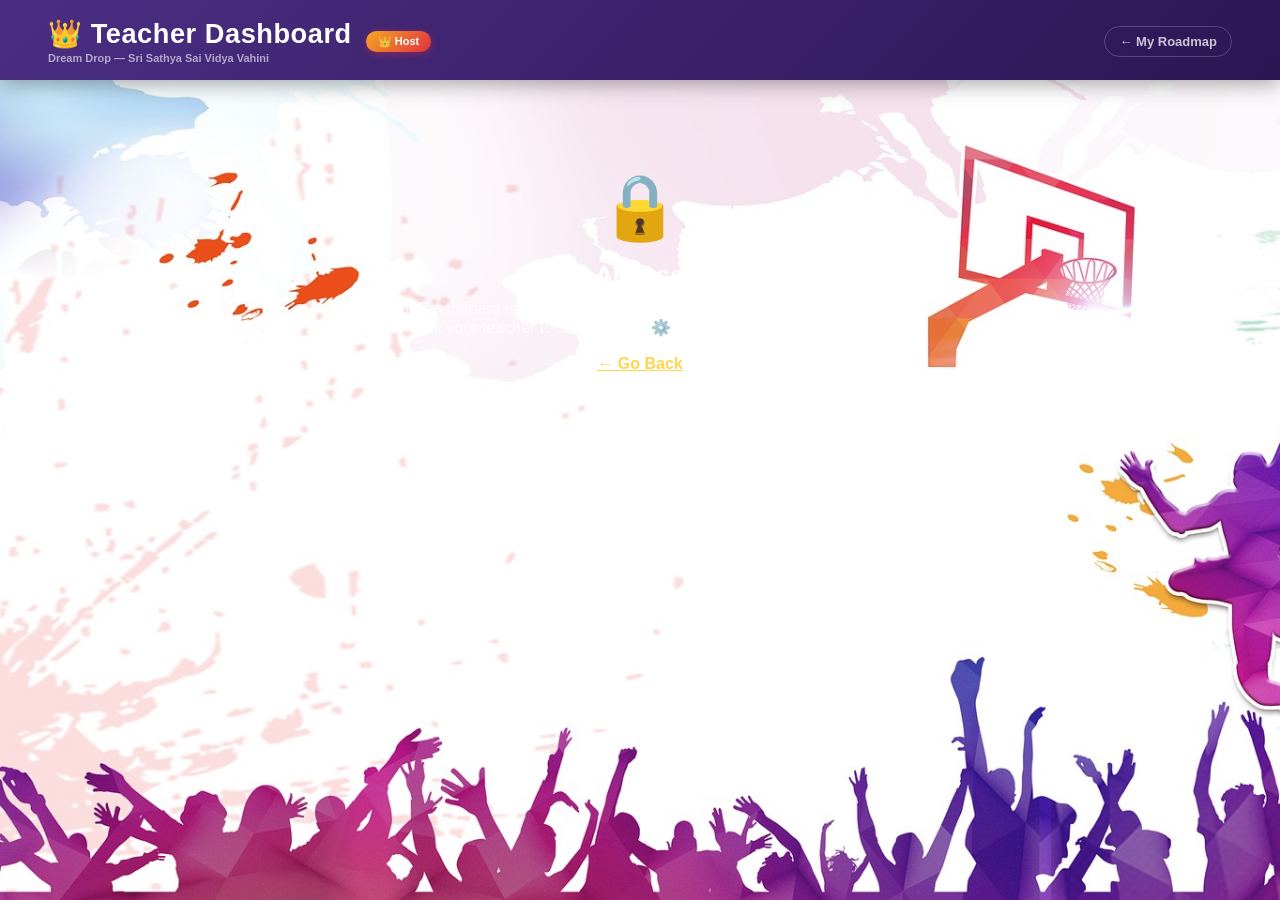
<file: host-dashboard.html>
<!DOCTYPE html>
<html lang="en">
<head>
  <meta charset="UTF-8">
  <meta name="viewport" content="width=device-width, initial-scale=1.0, maximum-scale=1.0, user-scalable=no">
  <title>Dream Drop — Teacher Dashboard</title>
  <style>
    *, *::before, *::after { box-sizing: border-box; margin: 0; padding: 0; }

    body {
      font-family: 'Segoe UI', Arial, sans-serif;
      background: url('Images/Common_Images/bg2.jpg') no-repeat center center / cover;
      background-color: #1a1a2e;
      min-height: 100vh;
      padding: 0 0 6vh;
      overflow-x: hidden;
    }

    /* ── Header ───────────────────────────────────────────── */
    .dash-header {
      background: linear-gradient(135deg, #4b2e83, #2c1654);
      padding: 18px clamp(16px,4vw,48px) 16px;
      display: flex;
      align-items: center;
      justify-content: space-between;
      gap: 12px;
      flex-wrap: wrap;
      box-shadow: 0 4px 20px rgba(0,0,0,0.35);
      position: sticky;
      top: 0;
      z-index: 100;
    }
    .dash-header .h-left { display: flex; align-items: center; gap: 14px; }
    .dash-title { font-size: clamp(1.1rem,3vw,1.7rem); font-weight: 900; color: #fff; letter-spacing: 0.02em; }
    .dash-sub   { font-size: 11px; color: rgba(255,255,255,0.6); font-weight: 600; margin-top: 2px; }
    .host-chip  {
      background: linear-gradient(135deg,#f5a623,#e03040);
      color: #fff; font-size: 11px; font-weight: 900;
      border-radius: 20px; padding: 4px 12px;
      display: flex; align-items: center; gap: 5px;
      box-shadow: 0 2px 8px rgba(229,48,64,0.4);
    }
    .back-link {
      color: rgba(255,255,255,0.75);
      text-decoration: none;
      font-size: 13px;
      font-weight: 700;
      display: flex; align-items: center; gap: 6px;
      padding: 7px 14px;
      border-radius: 20px;
      border: 1.5px solid rgba(255,255,255,0.2);
      transition: background 0.15s;
    }
    .back-link:hover { background: rgba(255,255,255,0.12); }

    /* ── Page body ────────────────────────────────────────── */
    .dash-body { max-width: 1100px; margin: 0 auto; padding: clamp(16px,3vw,32px) clamp(12px,3vw,32px); }

    /* ── Access denied ────────────────────────────────────── */
    #access-denied {
      display: none;
      text-align: center;
      padding: 10vh 2vw;
      color: #fff;
    }
    #access-denied .ad-icon { font-size: 4rem; margin-bottom: 16px; }
    #access-denied h2 { font-size: 1.6rem; margin-bottom: 10px; }
    #access-denied p  { font-size: 1rem; opacity: 0.7; }

    /* ── Class summary bar ────────────────────────────────── */
    .class-summary {
      display: grid;
      grid-template-columns: repeat(auto-fit, minmax(130px, 1fr));
      gap: 12px;
      margin-bottom: 28px;
    }
    .cs-card {
      background: rgba(255,255,255,0.93);
      border-radius: 16px;
      padding: 16px 12px;
      text-align: center;
      box-shadow: 0 4px 16px rgba(0,0,0,0.12);
    }
    .cs-icon  { font-size: 1.6rem; margin-bottom: 4px; }
    .cs-value { font-size: 1.4rem; font-weight: 900; color: #4b2e83; display: block; }
    .cs-label { font-size: 11px; color: #777; font-weight: 700; margin-top: 2px; text-transform: uppercase; letter-spacing: 0.05em; }

    /* ── Section heading ──────────────────────────────────── */
    .section-head {
      display: flex;
      align-items: center;
      justify-content: space-between;
      margin: 24px 0 14px;
      flex-wrap: wrap;
      gap: 10px;
    }
    .section-head h2 {
      font-size: clamp(1rem,2.5vw,1.3rem);
      font-weight: 900;
      color: #fff;
      text-shadow: 0 2px 8px rgba(0,0,0,0.4);
    }
    .section-head .sh-right { display: flex; gap: 8px; align-items: center; }

    /* Search + sort controls */
    #student-search {
      padding: 8px 14px;
      border-radius: 20px;
      border: 2px solid rgba(255,255,255,0.3);
      background: rgba(255,255,255,0.15);
      color: #fff;
      font-size: 13px;
      font-family: 'Segoe UI', Arial, sans-serif;
      outline: none;
      width: 180px;
      transition: border 0.15s, background 0.15s;
    }
    #student-search::placeholder { color: rgba(255,255,255,0.5); }
    #student-search:focus { border-color: rgba(255,255,255,0.7); background: rgba(255,255,255,0.22); }
    .sort-btn {
      padding: 7px 14px;
      border-radius: 20px;
      border: 1.5px solid rgba(255,255,255,0.3);
      background: rgba(255,255,255,0.12);
      color: rgba(255,255,255,0.85);
      font-size: 12px; font-weight: 700;
      cursor: pointer;
      transition: background 0.12s;
      font-family: 'Segoe UI', Arial, sans-serif;
    }
    .sort-btn.active, .sort-btn:hover { background: rgba(255,255,255,0.28); color: #fff; }

    /* ── Student grid ─────────────────────────────────────── */
    #student-grid {
      display: grid;
      grid-template-columns: repeat(auto-fill, minmax(300px, 1fr));
      gap: 18px;
    }

    /* ── Student card ─────────────────────────────────────── */
    .student-card {
      background: rgba(255,255,255,0.96);
      border-radius: 18px;
      overflow: hidden;
      box-shadow: 0 6px 24px rgba(0,0,0,0.15);
      transition: transform 0.18s, box-shadow 0.18s;
    }
    .student-card:hover { transform: translateY(-4px); box-shadow: 0 12px 32px rgba(0,0,0,0.22); }

    .sc-top {
      display: flex;
      align-items: center;
      gap: 14px;
      padding: 16px 18px 12px;
      border-bottom: 1px solid #f0f0f5;
    }
    .sc-photo {
      width: 54px; height: 54px;
      border-radius: 50%;
      object-fit: cover;
      border: 3px solid #4b2e83;
      flex-shrink: 0;
    }
    .sc-info { flex: 1; min-width: 0; }
    .sc-name {
      font-size: 1rem; font-weight: 900; color: #1a1a2e;
      white-space: nowrap; overflow: hidden; text-overflow: ellipsis;
    }
    .sc-jersey {
      display: inline-flex; align-items: center; gap: 5px;
      font-size: 11px; font-weight: 700; color: #666; margin-top: 3px;
    }
    .jersey-dot {
      width: 10px; height: 10px; border-radius: 50%;
      display: inline-block;
    }
    .sc-grade {
      font-size: 1.4rem; font-weight: 900;
      text-align: center;
      min-width: 38px;
    }

    /* Grade colours */
    .grade-s  { color: #7c4dff; }
    .grade-a  { color: #2ecc71; }
    .grade-b  { color: #1e88e5; }
    .grade-c  { color: #f5a623; }
    .grade-d  { color: #e03040; }
    .grade-nd { color: #aaa; }

    /* Progress bar inside card */
    .sc-progress-wrap {
      padding: 10px 18px 8px;
      border-bottom: 1px solid #f0f0f5;
    }
    .sc-progress-row {
      display: flex; justify-content: space-between;
      font-size: 11px; color: #888; font-weight: 700;
      margin-bottom: 5px;
    }
    .sc-prog-bar {
      height: 8px; background: #eee; border-radius: 6px; overflow: hidden;
    }
    .sc-prog-fill {
      height: 100%; border-radius: 6px;
      background: linear-gradient(90deg, #4b2e83, #7c4dff);
      transition: width 0.5s;
    }

    /* Stats row */
    .sc-stats {
      display: grid;
      grid-template-columns: repeat(3,1fr);
      gap: 0;
      border-bottom: 1px solid #f0f0f5;
    }
    .sc-stat {
      text-align: center;
      padding: 10px 6px;
      border-right: 1px solid #f5f5f8;
    }
    .sc-stat:last-child { border-right: none; }
    .sc-stat-val { font-size: 1rem; font-weight: 900; color: #1a1a2e; display: block; }
    .sc-stat-lbl { font-size: 10px; color: #999; font-weight: 700; margin-top: 2px; text-transform: uppercase; letter-spacing: 0.04em; }

    /* Badges preview */
    .sc-badges {
      padding: 8px 18px;
      display: flex;
      flex-wrap: wrap;
      gap: 4px;
      min-height: 34px;
      border-bottom: 1px solid #f0f0f5;
    }
    .sc-badge-icon { font-size: 1.2rem; }
    .sc-badge-none { font-size: 11px; color: #ccc; align-self: center; }

    /* Action buttons */
    .sc-actions {
      display: flex;
      gap: 8px;
      padding: 12px 18px;
    }
    .sc-btn {
      flex: 1;
      padding: 9px 10px;
      border-radius: 10px;
      border: none;
      font-size: 12px; font-weight: 800;
      cursor: pointer;
      font-family: 'Segoe UI', Arial, sans-serif;
      transition: opacity 0.12s, transform 0.1s;
      text-decoration: none;
      display: flex; align-items: center; justify-content: center;
      gap: 5px;
    }
    .sc-btn:hover  { opacity: 0.88; transform: scale(1.02); }
    .sc-btn:active { transform: scale(0.97); }
    .sc-btn.roadmap  { background: #4b2e83; color: #fff; }
    .sc-btn.analytics { background: #1e88e5; color: #fff; }
    .sc-btn.reset    { background: #fff0f0; color: #e03040; border: 1.5px solid #f5b5b5; }

    /* ── Analytics modal ──────────────────────────────────── */
    #analytics-modal {
      display: none;
      position: fixed;
      inset: 0;
      z-index: 9000;
      background: rgba(0,0,0,0.7);
      align-items: center;
      justify-content: center;
      padding: 20px;
    }
    #analytics-modal.open { display: flex; }
    .am-panel {
      background: #fff;
      border-radius: 20px;
      width: 100%;
      max-width: 620px;
      max-height: 85vh;
      overflow-y: auto;
      box-shadow: 0 20px 60px rgba(0,0,0,0.4);
    }
    .am-header {
      background: linear-gradient(135deg,#1e88e5,#1565c0);
      padding: 16px 20px;
      border-radius: 20px 20px 0 0;
      display: flex; align-items: center; justify-content: space-between;
      color: #fff;
      position: sticky; top: 0; z-index: 2;
    }
    .am-title { font-size: 1rem; font-weight: 900; }
    .am-close {
      background: rgba(255,255,255,0.18); border: none;
      border-radius: 50%; width: 30px; height: 30px;
      font-size: 16px; cursor: pointer; color: #fff;
      display: flex; align-items: center; justify-content: center;
    }
    .am-close:hover { background: rgba(255,255,255,0.3); }
    .am-body { padding: 20px; }

    .am-empty {
      text-align: center;
      padding: 40px 20px;
      color: #aaa;
    }
    .am-empty .am-empty-icon { font-size: 3rem; margin-bottom: 12px; }

    /* Analytics level list */
    .am-level-item {
      border: 1.5px solid #e8ecf5;
      border-radius: 12px;
      padding: 14px 16px;
      margin-bottom: 10px;
    }
    .am-level-head {
      display: flex; align-items: center; justify-content: space-between;
      margin-bottom: 10px;
    }
    .am-level-name { font-size: 14px; font-weight: 900; color: #1a1a2e; }
    .am-level-time { font-size: 11px; color: #aaa; }
    .am-level-stats {
      display: grid;
      grid-template-columns: repeat(3,1fr);
      gap: 8px;
    }
    .am-stat-box {
      background: #f5f7fc;
      border-radius: 8px;
      padding: 8px 6px;
      text-align: center;
    }
    .am-stat-val { font-size: 1rem; font-weight: 900; color: #4b2e83; display: block; }
    .am-stat-lbl { font-size: 10px; color: #999; font-weight: 700; text-transform: uppercase; }

    /* Path preview in analytics */
    .am-path-wrap {
      margin-top: 10px;
      background: #f5f7fc;
      border-radius: 8px;
      height: 80px;
      overflow: hidden;
      position: relative;
    }
    .am-path-canvas { width: 100%; height: 100%; }

    /* ── No students state ────────────────────────────────── */
    .no-students {
      text-align: center;
      padding: 6vh 2vw;
      color: rgba(255,255,255,0.7);
    }
    .no-students .ns-icon { font-size: 3rem; margin-bottom: 12px; }

    /* ── Responsive ───────────────────────────────────────── */
    @media (max-width: 500px) {
      #student-grid { grid-template-columns: 1fr; }
      .class-summary { grid-template-columns: repeat(3,1fr); }
    }
  </style>
</head>
<body>

  <!-- ── Header ── -->
  <div class="dash-header">
    <div class="h-left">
      <div>
        <div class="dash-title">👑 Teacher Dashboard</div>
        <div class="dash-sub">Dream Drop — Sri Sathya Sai Vidya Vahini</div>
      </div>
      <div class="host-chip" id="host-name-chip">👑 Host</div>
    </div>
    <a href="roadmap.html" class="back-link">← My Roadmap</a>
  </div>

  <!-- ── Access denied (non-host) ── -->
  <div id="access-denied">
    <div class="ad-icon">🔒</div>
    <h2>Host Access Only</h2>
    <p>This dashboard is only available to the assigned Host / Teacher player.<br>
       Ask your teacher to set a Host in ⚙️ Settings on the login page.</p>
    <br>
    <a href="roadmap.html" style="color:#ffd54f;font-weight:800;">← Go Back</a>
  </div>

  <!-- ── Main dashboard content ── -->
  <div class="dash-body" id="dash-content" style="display:none;">

    <!-- Class summary -->
    <div id="class-summary" class="class-summary"></div>

    <!-- Students section -->
    <div class="section-head">
      <h2>👥 All Students</h2>
      <div class="sh-right">
        <input id="student-search" type="text" placeholder="🔍 Search student…" oninput="filterStudents()">
        <button class="sort-btn active" id="sort-name"     onclick="sortStudents('name')">A–Z</button>
        <button class="sort-btn"       id="sort-progress"  onclick="sortStudents('progress')">Progress ↓</button>
        <button class="sort-btn"       id="sort-grade"     onclick="sortStudents('grade')">Grade</button>
      </div>
    </div>

    <div id="student-grid"></div>
    <div id="no-students" class="no-students" style="display:none;">
      <div class="ns-icon">👤</div>
      <p>No students yet. Add players on the login page.</p>
    </div>
  </div>

  <!-- ── Analytics modal ── -->
  <div id="analytics-modal">
    <div class="am-panel">
      <div class="am-header">
        <div class="am-title" id="am-title">Mouse Analytics</div>
        <button class="am-close" onclick="closeAnalytics()">✕</button>
      </div>
      <div class="am-body" id="am-body"></div>
    </div>
  </div>

  <script>
  // =============================================================
  // DREAM DROP — HOST DASHBOARD
  // =============================================================

  var BADGE_DEFS = {
    first_drop:  { icon:'🏀', name:'First Drop' },
    speed_demon: { icon:'⚡', name:'Speed Demon' },
    no_miss:     { icon:'🎯', name:'Perfect Shot' },
    hat_trick:   { icon:'🎩', name:'Hat Trick' },
    level_5:     { icon:'⭐', name:'Rising Star' },
    level_10:    { icon:'🌟', name:'All Star' },
    level_15:    { icon:'🏆', name:'Champion' },
    level_20:    { icon:'💎', name:'Diamond Player' },
    level_25:    { icon:'🚀', name:'Rocket' },
    level_30:    { icon:'👑', name:'Dream Drop King' },
    comeback:    { icon:'💪', name:'Comeback Kid' },
    hard_mode:   { icon:'🔥', name:'Fire Starter' },
    marathon:    { icon:'⏱️', name:'Marathon' },
  };

  var TOTAL_LEVELS = 33;

  // ── Access check ────────────────────────────────────────────
  var currentPid = localStorage.getItem('dreamdrop_current_player');
  var hostId     = localStorage.getItem('dreamdrop_host_player');
  var isHost     = currentPid && hostId && currentPid === hostId;

  if (!isHost) {
    document.getElementById('access-denied').style.display = 'block';
  } else {
    document.getElementById('dash-content').style.display = 'block';

    // Show host name in chip
    try {
      var allPlayers = JSON.parse(localStorage.getItem('dreamdrop_players') || '[]');
      var hostPlayer = allPlayers.find(function(p){ return p.id === hostId; });
      if (hostPlayer) {
        document.getElementById('host-name-chip').textContent = '👑 ' + hostPlayer.name;
      }
    } catch(e) {}

    buildDashboard();
  }

  // ── Helpers ─────────────────────────────────────────────────
  function loadPlayerProgress(pid) {
    try {
      var raw = localStorage.getItem('dreamdrop_progress_' + pid);
      if (!raw) raw = localStorage.getItem('dreamdrop_progress');
      if (raw) {
        var d = JSON.parse(raw);
        d.levels = d.levels || {};
        d.badges = d.badges || [];
        d.totalPlayTime = d.totalPlayTime || 0;
        d.totalLevelsCompleted = d.totalLevelsCompleted || 0;
        return d;
      }
    } catch(e) {}
    return { levels:{}, badges:[], totalPlayTime:0, totalLevelsCompleted:0 };
  }

  function getGrade(pct) {
    if (pct >= 90) return { letter:'S', cls:'grade-s', label:'Outstanding' };
    if (pct >= 75) return { letter:'A', cls:'grade-a', label:'Excellent' };
    if (pct >= 55) return { letter:'B', cls:'grade-b', label:'Good' };
    if (pct >= 35) return { letter:'C', cls:'grade-c', label:'Developing' };
    if (pct > 0)   return { letter:'D', cls:'grade-d', label:'Needs Support' };
    return { letter:'—', cls:'grade-nd', label:'Not Started' };
  }

  function formatTime(s) {
    if (!s) return '—';
    if (s < 60) return s + 's';
    return Math.floor(s/60) + 'm ' + (s%60) + 's';
  }

  function escHtml(s) {
    return String(s).replace(/&/g,'&amp;').replace(/</g,'&lt;').replace(/>/g,'&gt;').replace(/"/g,'&quot;');
  }

  // ── Build the full dashboard ─────────────────────────────────
  var _allStudents = [];
  var _currentSort = 'name';

  function buildDashboard() {
    var players = JSON.parse(localStorage.getItem('dreamdrop_players') || '[]');
    // Exclude the host from student list
    var students = players.filter(function(p){ return p.id !== hostId; });

    // Enrich each student with their progress
    _allStudents = students.map(function(p) {
      var prog = loadPlayerProgress(p.id);
      var pct  = Math.round((prog.totalLevelsCompleted / TOTAL_LEVELS) * 100);
      var grade = getGrade(pct);
      var bestTime = null;
      Object.values(prog.levels).forEach(function(l) {
        if (l.bestTime !== null && l.bestTime !== undefined) {
          if (bestTime === null || l.bestTime < bestTime) bestTime = l.bestTime;
        }
      });
      return {
        player:   p,
        prog:     prog,
        pct:      pct,
        grade:    grade,
        bestTime: bestTime,
      };
    });

    buildClassSummary(_allStudents);
    renderStudentGrid(_allStudents);
  }

  function buildClassSummary(students) {
    var total    = students.length;
    var avgPct   = total ? Math.round(students.reduce(function(s,x){ return s+x.pct; },0)/total) : 0;
    var totalBadges = students.reduce(function(s,x){ return s+x.prog.badges.length; },0);
    var totalTime   = students.reduce(function(s,x){ return s+x.prog.totalPlayTime; },0);
    var completed   = students.filter(function(x){ return x.pct === 100; }).length;
    var topStudent  = total ? students.slice().sort(function(a,b){ return b.pct-a.pct; })[0] : null;

    document.getElementById('class-summary').innerHTML =
      '<div class="cs-card"><div class="cs-icon">👥</div><span class="cs-value">' + total + '</span><span class="cs-label">Students</span></div>' +
      '<div class="cs-card"><div class="cs-icon">📈</div><span class="cs-value">' + avgPct + '%</span><span class="cs-label">Avg Progress</span></div>' +
      '<div class="cs-card"><div class="cs-icon">⏱️</div><span class="cs-value">' + formatTime(totalTime) + '</span><span class="cs-label">Total Play Time</span></div>' +
      '<div class="cs-card"><div class="cs-icon">🎖️</div><span class="cs-value">' + totalBadges + '</span><span class="cs-label">Badges Earned</span></div>' +
      '<div class="cs-card"><div class="cs-icon">🏆</div><span class="cs-value">' + completed + '</span><span class="cs-label">Finished All</span></div>' +
      (topStudent ? '<div class="cs-card"><div class="cs-icon">⭐</div><span class="cs-value" style="font-size:0.95rem;max-width:100%;overflow:hidden;text-overflow:ellipsis;white-space:nowrap;">' + escHtml(topStudent.player.name) + '</span><span class="cs-label">Top Student</span></div>' : '');
  }

  function renderStudentGrid(students) {
    var grid = document.getElementById('student-grid');
    var noMsg = document.getElementById('no-students');

    if (!students || students.length === 0) {
      grid.innerHTML = '';
      noMsg.style.display = 'block';
      return;
    }
    noMsg.style.display = 'none';

    var html = '';
    students.forEach(function(s) {
      var p    = s.player;
      var prog = s.prog;
      var pct  = s.pct;
      var grade = s.grade;

      var badgesHtml = '';
      if (prog.badges.length === 0) {
        badgesHtml = '<span class="sc-badge-none">No badges yet</span>';
      } else {
        prog.badges.slice(0,8).forEach(function(id) {
          var b = BADGE_DEFS[id];
          if (b) badgesHtml += '<span class="sc-badge-icon" title="' + escHtml(b.name) + '">' + b.icon + '</span>';
        });
        if (prog.badges.length > 8) badgesHtml += '<span class="sc-badge-none">+' + (prog.badges.length-8) + '</span>';
      }

      html +=
        '<div class="student-card" id="sc-' + escHtml(p.id) + '">' +
          '<div class="sc-top">' +
            '<img class="sc-photo" src="' + escHtml(p.photo||'') + '" onerror="this.src=\'data:image/svg+xml,<svg xmlns=&quot;http://www.w3.org/2000/svg&quot; width=&quot;54&quot; height=&quot;54&quot;><rect width=&quot;54&quot; height=&quot;54&quot; rx=&quot;27&quot; fill=&quot;' + encodeURIComponent(p.jerseyColor||'#4b2e83') + '&quot;/></svg>\'" alt="' + escHtml(p.name) + '">' +
            '<div class="sc-info">' +
              '<div class="sc-name">' + escHtml(p.name) + '</div>' +
              '<div class="sc-jersey"><span class="jersey-dot" style="background:' + escHtml(p.jerseyColor||'#4b2e83') + '"></span>#' + escHtml(String(p.jerseyNum||'')) + ' · ' + escHtml(p.jerseyColor||'') + '</div>' +
            '</div>' +
            '<div class="sc-grade ' + grade.cls + '" title="' + grade.label + '">' + grade.letter + '</div>' +
          '</div>' +

          '<div class="sc-progress-wrap">' +
            '<div class="sc-progress-row"><span>' + grade.label + '</span><span>' + pct + '% (' + prog.totalLevelsCompleted + '/' + TOTAL_LEVELS + ' levels)</span></div>' +
            '<div class="sc-prog-bar"><div class="sc-prog-fill" style="width:' + pct + '%"></div></div>' +
          '</div>' +

          '<div class="sc-stats">' +
            '<div class="sc-stat"><span class="sc-stat-val">' + prog.badges.length + '</span><span class="sc-stat-lbl">Badges</span></div>' +
            '<div class="sc-stat"><span class="sc-stat-val">' + formatTime(prog.totalPlayTime) + '</span><span class="sc-stat-lbl">Play Time</span></div>' +
            '<div class="sc-stat"><span class="sc-stat-val">' + formatTime(s.bestTime) + '</span><span class="sc-stat-lbl">Best Time</span></div>' +
          '</div>' +

          '<div class="sc-badges">' + badgesHtml + '</div>' +

          '<div class="sc-actions">' +
            '<a class="sc-btn roadmap" href="roadmap.html?player=' + encodeURIComponent(p.id) + '" onclick="switchToPlayer(\'' + escHtml(p.id) + '\')">🗺️ Roadmap</a>' +
            '<button class="sc-btn analytics" onclick="openAnalytics(\'' + escHtml(p.id) + '\',\'' + escHtml(p.name) + '\')">📊 Analytics</button>' +
            '<button class="sc-btn reset" onclick="resetStudent(\'' + escHtml(p.id) + '\',\'' + escHtml(p.name) + '\')">🗑️ Reset</button>' +
          '</div>' +
        '</div>';
    });

    grid.innerHTML = html;
  }

  // ── Sorting ──────────────────────────────────────────────────
  function sortStudents(by) {
    _currentSort = by;
    document.querySelectorAll('.sort-btn').forEach(function(b){ b.classList.remove('active'); });
    document.getElementById('sort-' + by).classList.add('active');

    var sorted = _allStudents.slice();
    if (by === 'name')     sorted.sort(function(a,b){ return a.player.name.localeCompare(b.player.name); });
    if (by === 'progress') sorted.sort(function(a,b){ return b.pct - a.pct; });
    if (by === 'grade')    sorted.sort(function(a,b){ return b.pct - a.pct; });

    var query = document.getElementById('student-search').value.trim().toLowerCase();
    if (query) sorted = sorted.filter(function(s){ return s.player.name.toLowerCase().includes(query); });
    renderStudentGrid(sorted);
  }

  // ── Search ───────────────────────────────────────────────────
  function filterStudents() {
    var q = document.getElementById('student-search').value.trim().toLowerCase();
    var filtered = _allStudents.filter(function(s){ return !q || s.player.name.toLowerCase().includes(q); });
    if (_currentSort === 'progress' || _currentSort === 'grade') filtered.sort(function(a,b){ return b.pct-a.pct; });
    else filtered.sort(function(a,b){ return a.player.name.localeCompare(b.player.name); });
    renderStudentGrid(filtered);
  }

  // ── Switch player & open roadmap ─────────────────────────────
  function switchToPlayer(pid) {
    localStorage.setItem('dreamdrop_current_player', pid);
  }

  // ── Reset student progress ───────────────────────────────────
  function resetStudent(pid, name) {
    if (!confirm('Reset ALL progress for ' + name + '? This cannot be undone.')) return;
    try {
      localStorage.removeItem('dreamdrop_progress_' + pid);
      localStorage.removeItem('dreamdrop_mousedata_' + pid);
    } catch(e) {}
    buildDashboard();
  }

  // ── Analytics modal ──────────────────────────────────────────
  function openAnalytics(pid, name) {
    document.getElementById('am-title').textContent = '📊 ' + name + ' — Mouse Analytics';
    var body = document.getElementById('am-body');

    // Try to load mouse data from localStorage
    // Data saved by firebase-sync.js under dreamdrop_mousedata_{pid} or similar
    var mouseData = null;
    try {
      var raw = localStorage.getItem('dreamdrop_mousedata_' + pid);
      if (raw) mouseData = JSON.parse(raw);
    } catch(e) {}

    // Also check per-level keys
    var levels = [];
    try {
      for (var k in localStorage) {
        if (localStorage.hasOwnProperty(k) && k.startsWith('dreamdrop_mouse_' + pid + '_')) {
          var lvlRaw = localStorage.getItem(k);
          if (lvlRaw) {
            var lvlData = JSON.parse(lvlRaw);
            lvlData._key = k;
            levels.push(lvlData);
          }
        }
      }
    } catch(e) {}

    // Also pull progress data for display
    var prog = loadPlayerProgress(pid);

    if (levels.length === 0 && !mouseData) {
      // Show progress summary even without mouse data
      body.innerHTML = buildAnalyticsFallback(prog, name);
    } else {
      body.innerHTML = buildAnalyticsBody(levels, mouseData, prog);
      // Draw paths
      levels.forEach(function(lvl, i) {
        if (lvl.path && lvl.path.length > 1) {
          drawPath('am-path-' + i, lvl.path);
        }
      });
    }

    document.getElementById('analytics-modal').classList.add('open');
  }

  function buildAnalyticsFallback(prog, name) {
    var html = '<div style="margin-bottom:16px;">';
    html += '<div style="font-size:13px;color:#888;margin-bottom:14px;">No mouse tracking data saved yet for this student. Mouse data is recorded during gameplay and saved per level.</div>';
    html += '<div style="display:grid;grid-template-columns:repeat(3,1fr);gap:10px;margin-bottom:14px;">';
    html += '<div class="am-stat-box"><span class="am-stat-val">' + prog.totalLevelsCompleted + '</span><span class="am-stat-lbl">Levels Done</span></div>';
    html += '<div class="am-stat-box"><span class="am-stat-val">' + formatTime(prog.totalPlayTime) + '</span><span class="am-stat-lbl">Play Time</span></div>';
    html += '<div class="am-stat-box"><span class="am-stat-val">' + prog.badges.length + '</span><span class="am-stat-lbl">Badges</span></div>';
    html += '</div>';

    if (prog.badges.length > 0) {
      html += '<div style="font-size:12px;font-weight:800;color:#444;margin-bottom:8px;">Badges Earned</div>';
      html += '<div style="display:flex;flex-wrap:wrap;gap:6px;">';
      prog.badges.forEach(function(id) {
        var b = BADGE_DEFS[id];
        if (b) html += '<span title="' + escHtml(b.name) + '" style="font-size:1.4rem;">' + b.icon + '</span>';
      });
      html += '</div>';
    }

    html += '</div>';
    return html;
  }

  function buildAnalyticsBody(levels, mouseData, prog) {
    var html = '';

    // Overall summary
    html += '<div style="display:grid;grid-template-columns:repeat(3,1fr);gap:10px;margin-bottom:16px;">';
    html += '<div class="am-stat-box"><span class="am-stat-val">' + levels.length + '</span><span class="am-stat-lbl">Levels Tracked</span></div>';
    html += '<div class="am-stat-box"><span class="am-stat-val">' + prog.totalLevelsCompleted + '</span><span class="am-stat-lbl">Levels Done</span></div>';
    html += '<div class="am-stat-box"><span class="am-stat-val">' + formatTime(prog.totalPlayTime) + '</span><span class="am-stat-lbl">Play Time</span></div>';
    html += '</div>';

    // Per-level analytics
    levels.forEach(function(lvl, i) {
      html += '<div class="am-level-item">';
      html += '<div class="am-level-head">' +
        '<div class="am-level-name">' + escHtml(lvl.level || lvl._key || 'Level') + '</div>' +
        '<div class="am-level-time">' + escHtml(lvl.timestamp ? new Date(lvl.timestamp).toLocaleString() : '') + '</div>' +
      '</div>';
      html += '<div class="am-level-stats">';
      html += '<div class="am-stat-box"><span class="am-stat-val">' + (lvl.pointCount||0) + '</span><span class="am-stat-lbl">Points</span></div>';
      html += '<div class="am-stat-box"><span class="am-stat-val">' + escHtml(lvl.duration||'—') + '</span><span class="am-stat-lbl">Duration</span></div>';
      html += '<div class="am-stat-box"><span class="am-stat-val">' + (lvl.path ? lvl.path.length : 0) + '</span><span class="am-stat-lbl">Path pts</span></div>';
      html += '</div>';

      if (lvl.path && lvl.path.length > 1) {
        html += '<div class="am-path-wrap"><canvas id="am-path-' + i + '" class="am-path-canvas"></canvas></div>';
      }
      html += '</div>';
    });

    return html;
  }

  function drawPath(canvasId, path) {
    setTimeout(function() {
      var canvas = document.getElementById(canvasId);
      if (!canvas) return;
      canvas.width  = canvas.offsetWidth  || 300;
      canvas.height = canvas.offsetHeight || 80;
      var ctx = canvas.getContext('2d');
      ctx.clearRect(0, 0, canvas.width, canvas.height);

      // Normalize path to canvas size
      var xs = path.map(function(p){ return p.x; });
      var ys = path.map(function(p){ return p.y; });
      var minX = Math.min.apply(null, xs), maxX = Math.max.apply(null, xs);
      var minY = Math.min.apply(null, ys), maxY = Math.max.apply(null, ys);
      var rngX = maxX - minX || 1, rngY = maxY - minY || 1;
      var pad = 8;
      function nx(x){ return pad + ((x-minX)/rngX)*(canvas.width-pad*2); }
      function ny(y){ return pad + ((y-minY)/rngY)*(canvas.height-pad*2); }

      ctx.strokeStyle = '#4b2e83';
      ctx.lineWidth   = 1.5;
      ctx.lineJoin    = 'round';
      ctx.lineCap     = 'round';
      ctx.beginPath();
      ctx.moveTo(nx(path[0].x), ny(path[0].y));
      for (var i = 1; i < path.length; i++) {
        ctx.lineTo(nx(path[i].x), ny(path[i].y));
      }
      ctx.stroke();

      // Start dot (green)
      ctx.fillStyle = '#2ecc71';
      ctx.beginPath();
      ctx.arc(nx(path[0].x), ny(path[0].y), 4, 0, Math.PI*2);
      ctx.fill();

      // End dot (red)
      ctx.fillStyle = '#e03040';
      ctx.beginPath();
      ctx.arc(nx(path[path.length-1].x), ny(path[path.length-1].y), 4, 0, Math.PI*2);
      ctx.fill();
    }, 50);
  }

  function closeAnalytics() {
    document.getElementById('analytics-modal').classList.remove('open');
  }

  // Close modal on backdrop click
  document.getElementById('analytics-modal').addEventListener('click', function(e) {
    if (e.target === this) closeAnalytics();
  });

  </script>
</body>
</html>
</file>
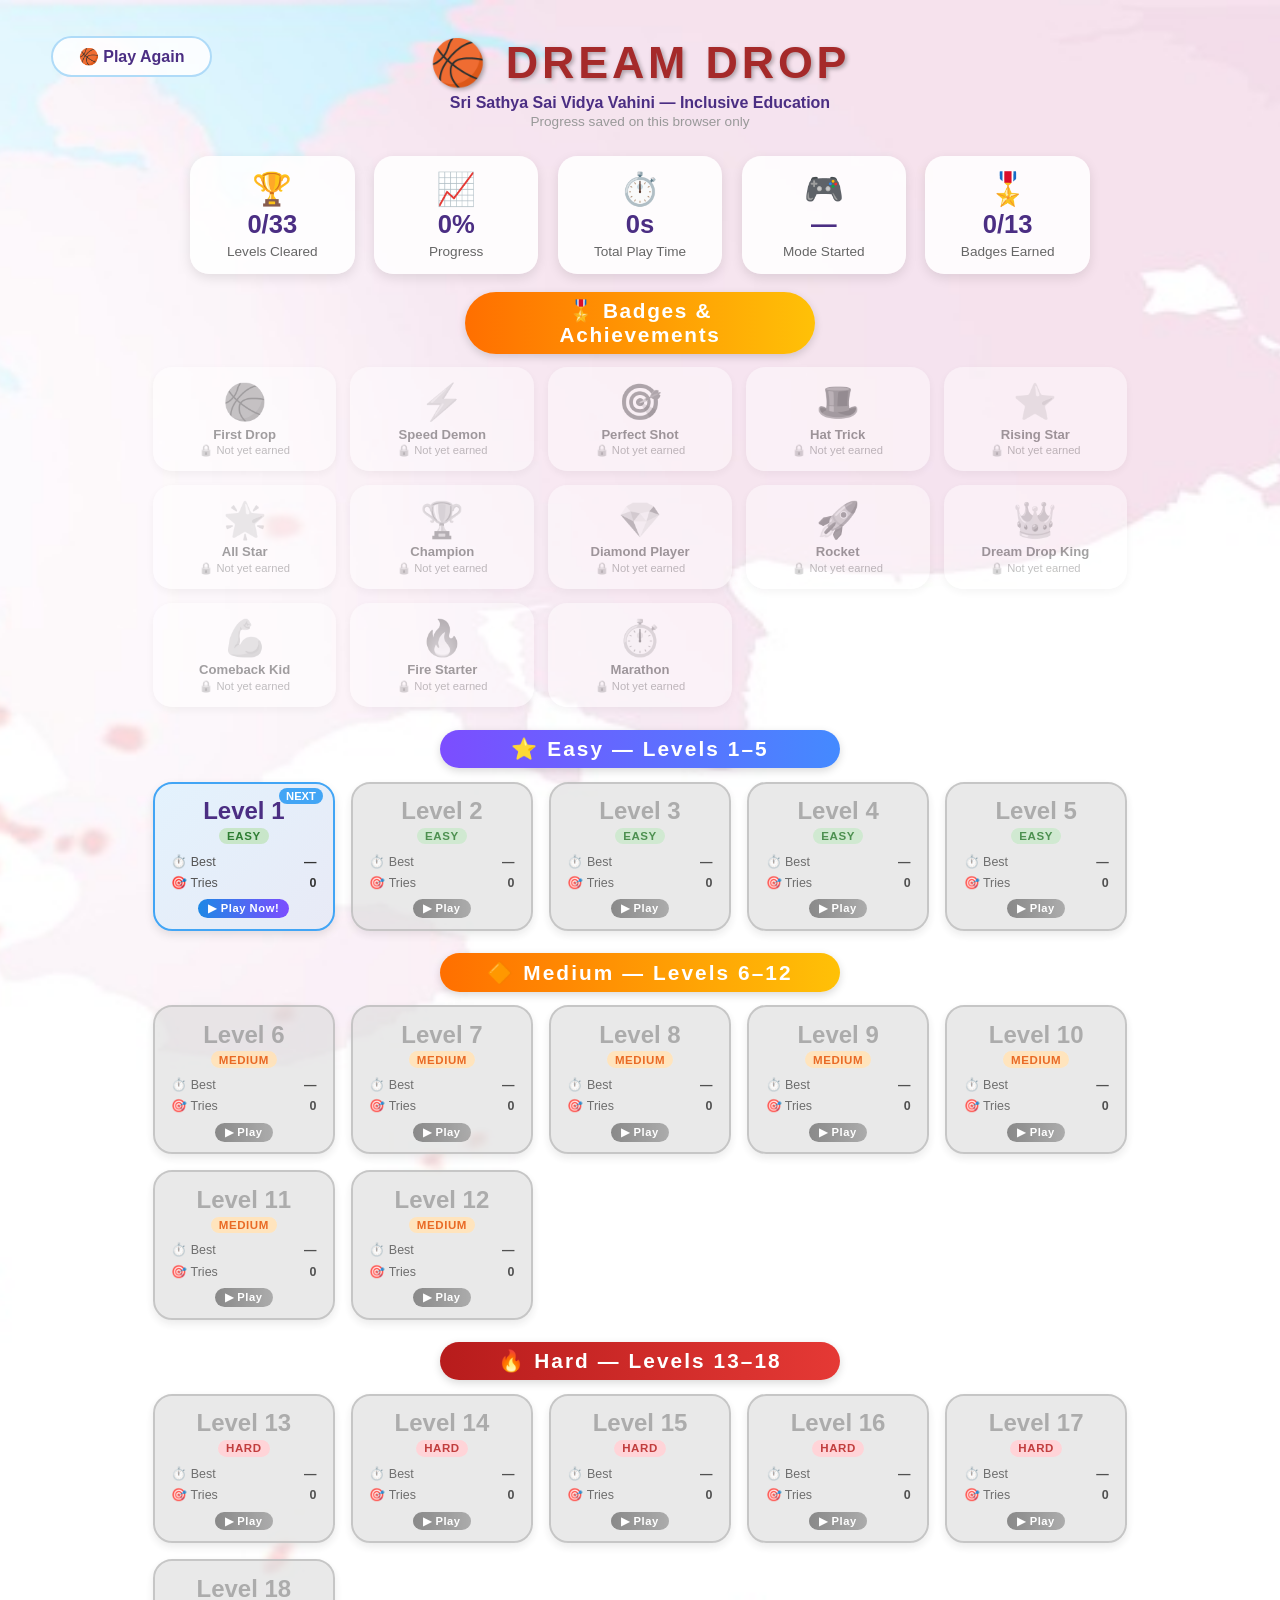
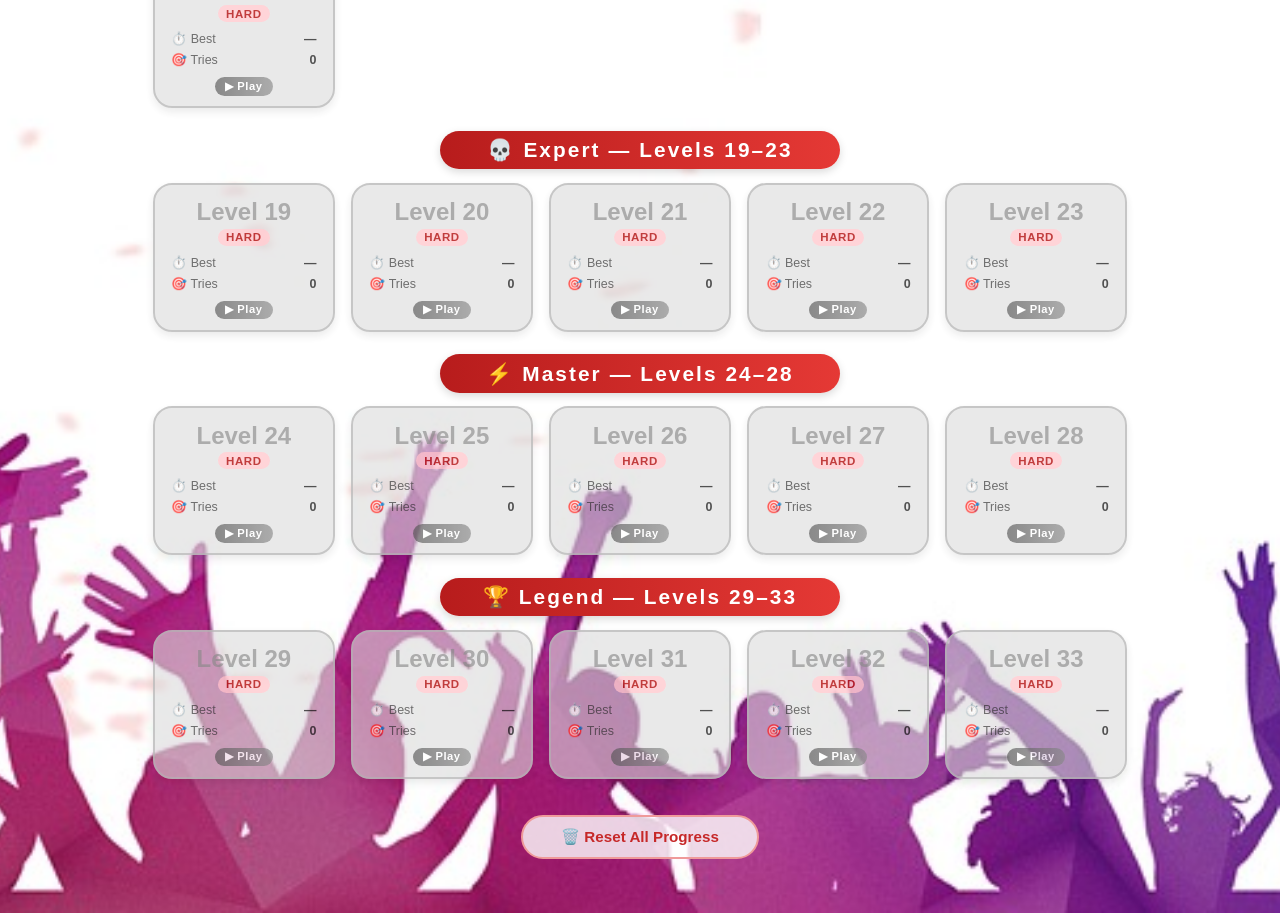
<file: roadmap.html>
<!DOCTYPE html>
<html lang="en">
<head>
  <meta charset="UTF-8">
  <meta name="viewport" content="width=device-width, initial-scale=1.0, maximum-scale=1.0, user-scalable=no">
  <title>Dream Drop — My Progress</title>
  <style>
    *, *::before, *::after { box-sizing: border-box; margin: 0; padding: 0; }
    body {
      font-family: Arial, sans-serif;
      background: url('Images/Common_Images/bg2.jpg') no-repeat center center / cover;
      background-color: #e8f4ff;
      min-height: 100vh;
      padding: 2vh 2vw 6vh;
      overflow-x: hidden;
    }

    /* ---- Header ---- */
    .rm-header { text-align:center; padding:2vh 0 1vh; position:relative; }
    .rm-header h1 { font-size:clamp(1.4rem,5vw,2.8rem); color:brown; text-transform:uppercase; letter-spacing:0.3vw; text-shadow:2px 2px 4px rgba(0,0,0,0.3); }
    .rm-header p  { font-size:clamp(0.75rem,2vw,1rem); color:#4b2e83; font-weight:bold; margin-top:0.5vh; }

    .back-btn {
      position:absolute; top:2vh; left:2vw;
      background:rgba(255,255,255,0.85); border:2px solid #afdbf8; border-radius:2em;
      padding:1vh 2vw; font-size:clamp(0.7rem,1.8vw,1rem); font-weight:bold;
      cursor:pointer; color:#4b2e83; text-decoration:none;
      display:inline-flex; align-items:center; gap:0.5em; transition:background 0.2s;
    }
    .back-btn:hover { background:white; }

    /* ---- Summary Bar ---- */
    .summary-bar { display:flex; flex-wrap:wrap; justify-content:center; gap:1.5vw; margin:2vh auto; max-width:900px; }
    .summary-card { background:rgba(255,255,255,0.88); border-radius:1.2em; padding:1.5vh 2.5vw; text-align:center; min-width:110px; flex:1; box-shadow:0 4px 12px rgba(0,0,0,0.1); }
    .summary-card .s-icon  { font-size:clamp(1.2rem,3vw,2rem); }
    .summary-card .s-value { font-size:clamp(1rem,2.5vw,1.6rem); font-weight:bold; color:#4b2e83; display:block; margin:0.3vh 0; }
    .summary-card .s-label { font-size:clamp(0.6rem,1.5vw,0.85rem); color:#666; }

    /* ---- Badges Section ---- */
    .badges-section { max-width:1000px; margin:2vh auto; }
    .section-title {
      text-align:center; font-size:clamp(0.95rem,2.2vw,1.3rem); font-weight:bold;
      color:white; background:linear-gradient(90deg,#ff6f00,#ffc107);
      border-radius:2em; padding:0.8vh 3vw; margin:0 auto 1.5vh;
      max-width:350px; letter-spacing:0.08em; box-shadow:0 3px 8px rgba(0,0,0,0.15);
    }
    .section-title.blue { background:linear-gradient(90deg,#7c4dff,#448aff); }

    .badges-grid { display:grid; grid-template-columns:repeat(auto-fill, minmax(clamp(130px,15vw,160px),1fr)); gap:clamp(8px,1.2vw,14px); padding:0 1vw; }

    .badge-card {
      background:rgba(255,255,255,0.92); border-radius:1.2em; padding:1.5vh 1vw;
      text-align:center; box-shadow:0 3px 10px rgba(0,0,0,0.1);
      transition:transform 0.15s;
    }
    .badge-card:hover { transform:translateY(-3px); }
    .badge-card.earned { background:linear-gradient(135deg,#fff8e1,#fffde7); border:2px solid #ffd54f; }
    .badge-card.locked { opacity:0.45; filter:grayscale(1); }
    .badge-card .b-icon { font-size:clamp(1.6rem,3.5vw,2.2rem); }
    .badge-card .b-name { font-size:clamp(0.65rem,1.3vw,0.82rem); font-weight:bold; color:#333; margin:0.4vh 0 0.2vh; }
    .badge-card .b-desc { font-size:clamp(0.55rem,1.1vw,0.7rem); color:#777; line-height:1.3; }
    .badge-card.earned .b-name { color:#e65100; }

    /* ---- Tier Heading ---- */
    .tier-heading {
      text-align:center; font-size:clamp(0.9rem,2.2vw,1.3rem); font-weight:bold;
      color:white; background:linear-gradient(90deg,#7c4dff,#448aff); border-radius:2em;
      padding:0.8vh 3vw; margin:2.5vh auto 1.5vh; max-width:400px;
      letter-spacing:0.1em; box-shadow:0 3px 8px rgba(0,0,0,0.15);
    }
    .tier-heading.medium-tier { background:linear-gradient(90deg,#ff6f00,#ffc107); }
    .tier-heading.hard-tier   { background:linear-gradient(90deg,#b71c1c,#e53935); }

    /* ---- Level Grid ---- */
    .level-grid { display:grid; grid-template-columns:repeat(auto-fill, minmax(clamp(120px,18vw,180px),1fr)); gap:clamp(8px,1.5vw,16px); max-width:1000px; margin:0 auto; padding:0 1vw; }

    .level-card {
      background:rgba(255,255,255,0.9); border-radius:1.2em; padding:1.5vh 1vw 1.2vh;
      text-align:center; box-shadow:0 4px 10px rgba(0,0,0,0.1);
      transition:transform 0.18s, box-shadow 0.18s; position:relative; cursor:pointer;
    }
    .level-card:hover { transform:translateY(-5px); box-shadow:0 10px 22px rgba(66,165,245,0.35); }
    .level-card:active { transform:scale(0.97); }
    .level-card.completed { background:linear-gradient(135deg,#e8f5e9,#f1f8e9); border:2px solid #81c784; }
    .level-card.current   { background:linear-gradient(135deg,#e3f2fd,#e8eaf6); border:2px solid #42a5f5; animation:pulse-border 2s ease infinite; }
    .level-card.locked    { background:rgba(220,220,220,0.7); border:2px solid #bdbdbd; opacity:0.85; }

    @keyframes pulse-border {
      0%,100% { box-shadow:0 0 0 0 rgba(66,165,245,0.4); }
      50%      { box-shadow:0 0 0 6px rgba(66,165,245,0); }
    }

    .level-num { font-size:clamp(1rem,2.5vw,1.5rem); font-weight:bold; color:#4b2e83; }
    .level-card.locked .level-num { color:#9e9e9e; }

    .diff-badge { display:inline-block; font-size:clamp(0.55rem,1.2vw,0.72rem); font-weight:bold; border-radius:1em; padding:0.2em 0.7em; margin:0.3vh 0; text-transform:uppercase; letter-spacing:0.05em; }
    .diff-badge.Easy   { background:#c8e6c9; color:#2e7d32; }
    .diff-badge.Medium { background:#ffe0b2; color:#e65100; }
    .diff-badge.Hard   { background:#ffcdd2; color:#b71c1c; }

    .level-stats { margin-top:0.5vh; font-size:clamp(0.6rem,1.3vw,0.78rem); color:#555; line-height:1.7; }
    .stat-row    { display:flex; justify-content:space-between; align-items:center; padding:0 0.3em; }
    .stat-val    { font-weight:bold; color:#333; }

    .check-badge { position:absolute; top:0.5vh; right:0.8vw; font-size:clamp(0.8rem,1.8vw,1.1rem); color:#43a047; }
    .next-badge  { position:absolute; top:0.5vh; right:0.8vw; font-size:clamp(0.55rem,1.2vw,0.7rem); font-weight:bold; color:white; background:#42a5f5; border-radius:1em; padding:0.15em 0.6em; text-transform:uppercase; }
    .first-try   { position:absolute; top:0.5vh; left:0.8vw; font-size:0.75rem; }

    /* ---- Reset ---- */
    .reset-section { text-align:center; margin-top:4vh; }
    .reset-btn { background:rgba(255,255,255,0.8); border:2px solid #ef9a9a; border-radius:2em; padding:1.2vh 3vw; font-size:clamp(0.7rem,1.8vw,0.95rem); font-weight:bold; color:#c62828; cursor:pointer; transition:background 0.2s; }
    .reset-btn:hover { background:#ffebee; }

    .empty-state { text-align:center; padding:6vh 2vw; color:#666; }
    .empty-state .empty-icon { font-size:clamp(2rem,6vw,4rem); }
    .empty-state p { font-size:clamp(0.85rem,2vw,1.1rem); margin-top:1.5vh; }


    .play-btn {
      display:inline-block; margin-top:0.6vh;
      font-size:clamp(0.55rem,1.1vw,0.7rem); font-weight:bold;
      color:#fff; border-radius:1em; padding:0.25em 0.9em;
      letter-spacing:0.05em; pointer-events:none;
    }
    .level-card.completed .play-btn { background:linear-gradient(90deg,#43a047,#66bb6a); }
    .level-card.current   .play-btn { background:linear-gradient(90deg,#1e88e5,#7c4dff); }
    .level-card.locked    .play-btn { background:linear-gradient(90deg,#757575,#9e9e9e); }
    .level-card:not(.completed):not(.current):not(.locked) .play-btn { background:linear-gradient(90deg,#42a5f5,#7c4dff); }

    @media (max-width:500px) {
      .level-grid   { grid-template-columns:repeat(3,1fr); }
      .badges-grid  { grid-template-columns:repeat(3,1fr); }
    }
  </style>
</head>
<body>

  <div class="rm-header">
    <a href="index.html" class="back-btn">🏀 Play Again</a>
    <!-- Host dashboard button — injected by JS if current player is host -->
    <div id="host-dashboard-btn-wrap" style="display:none;position:absolute;top:2vh;right:2vw;">
      <a href="host-dashboard.html" style="background:linear-gradient(135deg,#f5a623,#e03040);color:#fff;border:none;border-radius:2em;padding:1vh 2vw;font-size:clamp(0.7rem,1.8vw,1rem);font-weight:800;cursor:pointer;text-decoration:none;display:inline-flex;align-items:center;gap:0.5em;box-shadow:0 4px 14px rgba(229,48,64,0.35);">
        👑 Teacher Dashboard
      </a>
    </div>
    <h1>🏀 Dream Drop</h1>
    <p>Sri Sathya Sai Vidya Vahini — Inclusive Education</p>
    <p style="color:#999;font-weight:normal;font-size:clamp(0.65rem,1.5vw,0.85rem);margin-top:0.3vh;">Progress saved on this browser only</p>
  </div>

  <div class="summary-bar" id="summary-bar"></div>
  <div id="roadmap-content"></div>

  <div class="reset-section">
    <button class="reset-btn" onclick="confirmReset()">🗑️ Reset All Progress</button>
  </div>

  <script>
    function getStorageKey(){var pid=localStorage.getItem('dreamdrop_current_player');return pid?('dreamdrop_progress_'+pid):'dreamdrop_progress_guest';}
    const STORAGE_KEY = getStorageKey();

    // ── Show Teacher Dashboard button if current player is the Host ──
    (function(){
      try {
        var pid    = localStorage.getItem('dreamdrop_current_player');
        var hostId = localStorage.getItem('dreamdrop_host_player');
        if (pid && hostId && pid === hostId) {
          document.getElementById('host-dashboard-btn-wrap').style.display = 'block';
        }
      } catch(e) {}
    })();
    (function(){try{var pid=localStorage.getItem('dreamdrop_current_player');if(!pid)return;var players=JSON.parse(localStorage.getItem('dreamdrop_players')||'[]');var p=players.find(function(pl){return pl.id===pid;});if(!p)return;var hdr=document.querySelector('.rm-header');if(!hdr)return;var badge=document.createElement('div');badge.style.cssText='display:flex;align-items:center;justify-content:center;gap:10px;margin-top:8px;';badge.innerHTML='<div style="width:42px;height:42px;border-radius:50%;overflow:hidden;border:3px solid '+p.jerseyColor+';flex-shrink:0;"><img src="'+p.photo+'" style="width:100%;height:100%;object-fit:cover;"></div><span style="font-weight:800;font-size:1rem;color:#1a1a2e;">'+p.name+'</span><a href="index.html" style="font-size:0.75rem;color:#888;text-decoration:none;border:1px solid #ccc;border-radius:6px;padding:3px 10px;">Switch</a>';hdr.appendChild(badge);}catch(e){}})();

    const BADGE_DEFS = {
      first_drop:  { icon:'🏀', name:'First Drop',      desc:'Complete your first level!' },
      speed_demon: { icon:'⚡', name:'Speed Demon',     desc:'Complete a level in under 5s' },
      no_miss:     { icon:'🎯', name:'Perfect Shot',    desc:'Complete a level on first try' },
      hat_trick:   { icon:'🎩', name:'Hat Trick',       desc:'Complete 3 levels in a row' },
      level_5:     { icon:'⭐', name:'Rising Star',     desc:'Complete 5 levels' },
      level_10:    { icon:'🌟', name:'All Star',        desc:'Complete 10 levels' },
      level_15:    { icon:'🏆', name:'Champion',        desc:'Complete 15 levels' },
      level_20:    { icon:'💎', name:'Diamond Player',  desc:'Complete 20 levels' },
      level_25:    { icon:'🚀', name:'Rocket',          desc:'Complete 25 levels' },
      level_30:    { icon:'👑', name:'Dream Drop King', desc:'Complete ALL 30 levels!' },
      comeback:    { icon:'💪', name:'Comeback Kid',    desc:'Complete after 3+ fails' },
      hard_mode:   { icon:'🔥', name:'Fire Starter',   desc:'Complete a Hard mode level' },
      marathon:    { icon:'⏱️', name:'Marathon',        desc:'Play for over 10 minutes' },
    };

    function loadProgress() {
      try {
        const raw = localStorage.getItem(STORAGE_KEY);
        if (raw) {
          const d = JSON.parse(raw);
          d.levels = d.levels || {};
          d.badges = d.badges || [];
          d.totalPlayTime = d.totalPlayTime || 0;
          d.totalLevelsCompleted = d.totalLevelsCompleted || 0;
          d.highestLevel = d.highestLevel || 0;
          return d;
        }
      } catch(e) {}
      return { difficulty:null, highestLevel:0, totalPlayTime:0, totalLevelsCompleted:0, levels:{}, badges:[] };
    }

    function formatTime(s) {
      if (s===null||s===undefined) return '—';
      if (s<60) return s+'s';
      return Math.floor(s/60)+'m '+s%60+'s';
    }

    function getLevelDiff(lvl) {
      if (lvl <= 5)  return 'Easy';    // levels 1-5 are Easy (incl. new 3,4,5)
      if (lvl <= 12) return 'Medium';  // levels 6-12
      return 'Hard';
    }

    function buildPage() {
      const data = loadProgress();
      const earnedBadges = data.badges || [];
      const completed    = data.totalLevelsCompleted || 0;
      const pct          = Math.round((completed / 33) * 100);
      const highestUnlocked = Math.max(1, data.highestLevel + 1);

      // ---- Summary ----
      document.getElementById('summary-bar').innerHTML = `
        <div class="summary-card"><div class="s-icon">🏆</div><span class="s-value">${completed}/33</span><span class="s-label">Levels Cleared</span></div>
        <div class="summary-card"><div class="s-icon">📈</div><span class="s-value">${pct}%</span><span class="s-label">Progress</span></div>
        <div class="summary-card"><div class="s-icon">⏱️</div><span class="s-value">${formatTime(data.totalPlayTime)}</span><span class="s-label">Total Play Time</span></div>
        <div class="summary-card"><div class="s-icon">🎮</div><span class="s-value">${data.difficulty||'—'}</span><span class="s-label">Mode Started</span></div>
        <div class="summary-card"><div class="s-icon">🎖️</div><span class="s-value">${earnedBadges.length}/${Object.keys(BADGE_DEFS).length}</span><span class="s-label">Badges Earned</span></div>
      `;

      let html = '';

      // ---- Badges ----
      html += `<div class="badges-section">`;
      html += `<div class="section-title">🎖️ Badges & Achievements</div>`;
      html += `<div class="badges-grid">`;
      Object.entries(BADGE_DEFS).forEach(([id, b]) => {
        const isEarned = earnedBadges.includes(id);
        html += `<div class="badge-card ${isEarned ? 'earned' : 'locked'}">
          <div class="b-icon">${b.icon}</div>
          <div class="b-name">${b.name}</div>
          <div class="b-desc">${isEarned ? b.desc : '🔒 Not yet earned'}</div>
        </div>`;
      });
      html += `</div></div>`;

      // ---- Level tiers (all levels always visible & playable) ----

      const tiers = [
        { label:'⭐ Easy   — Levels 1–5',    levels:[1,2,3,4,5],               cls:'' },
        { label:'🔶 Medium — Levels 6–12',   levels:[6,7,8,9,10,11,12],        cls:'medium-tier' },
        { label:'🔥 Hard   — Levels 13–18',  levels:[13,14,15,16,17,18],       cls:'hard-tier' },
        { label:'💀 Expert — Levels 19–23',  levels:[19,20,21,22,23],          cls:'hard-tier' },
        { label:'⚡ Master — Levels 24–28',  levels:[24,25,26,27,28],          cls:'hard-tier' },
        { label:'🏆 Legend — Levels 29–33',  levels:[29,30,31,32,33],          cls:'hard-tier' },
      ];

      tiers.forEach(tier => {
        html += `<div class="tier-heading ${tier.cls}">${tier.label}</div><div class="level-grid">`;
        tier.levels.forEach(lvl => {
          const entry   = data.levels[lvl] || {};
          const done    = entry.completed === true;
          const isCurrent = lvl === highestUnlocked && !done;
          const locked  = lvl > highestUnlocked;
          const diff    = getLevelDiff(lvl);

          const isPlayable = true; // ALL levels always playable from roadmap
          let cardCls = 'level-card' + (done ? ' completed' : isCurrent ? ' current' : locked ? ' locked' : '');
          let badges2 = done ? `<span class="check-badge">✅</span>` : isCurrent ? `<span class="next-badge">Next</span>` : '';
          if (done && entry.firstTry) badges2 += `<span class="first-try">🎯</span>`;
          const playLabel = done ? '▶ Replay' : isCurrent ? '▶ Play Now!' : '▶ Play';

          let inner = `<div class="level-num">Level ${lvl}</div>
               <span class="diff-badge ${diff}">${diff}</span>
               <div class="level-stats">
                 <div class="stat-row"><span>⏱️ Best</span><span class="stat-val">${done ? formatTime(entry.bestTime) : '—'}</span></div>
                 <div class="stat-row"><span>🎯 Tries</span><span class="stat-val">${entry.attempts || 0}</span></div>
               </div>
               <span class="play-btn">${playLabel}</span>`;

          html += `<div class="${cardCls}" onclick="goToLevel(${lvl})" title="Play Level ${lvl}">${badges2}${inner}</div>`;
        });
        html += `</div>`;
      });

      document.getElementById('roadmap-content').innerHTML = html;
    }

    function goToLevel(lvl) {
      window.location.href = 'home.html?level=' + lvl;
    }

    function confirmReset() {
      if (confirm('Reset ALL progress? This cannot be undone.')) {
        localStorage.removeItem(STORAGE_KEY);
        buildPage();
      }
    }

    buildPage();
  </script>
</body>
</html>
</file>
